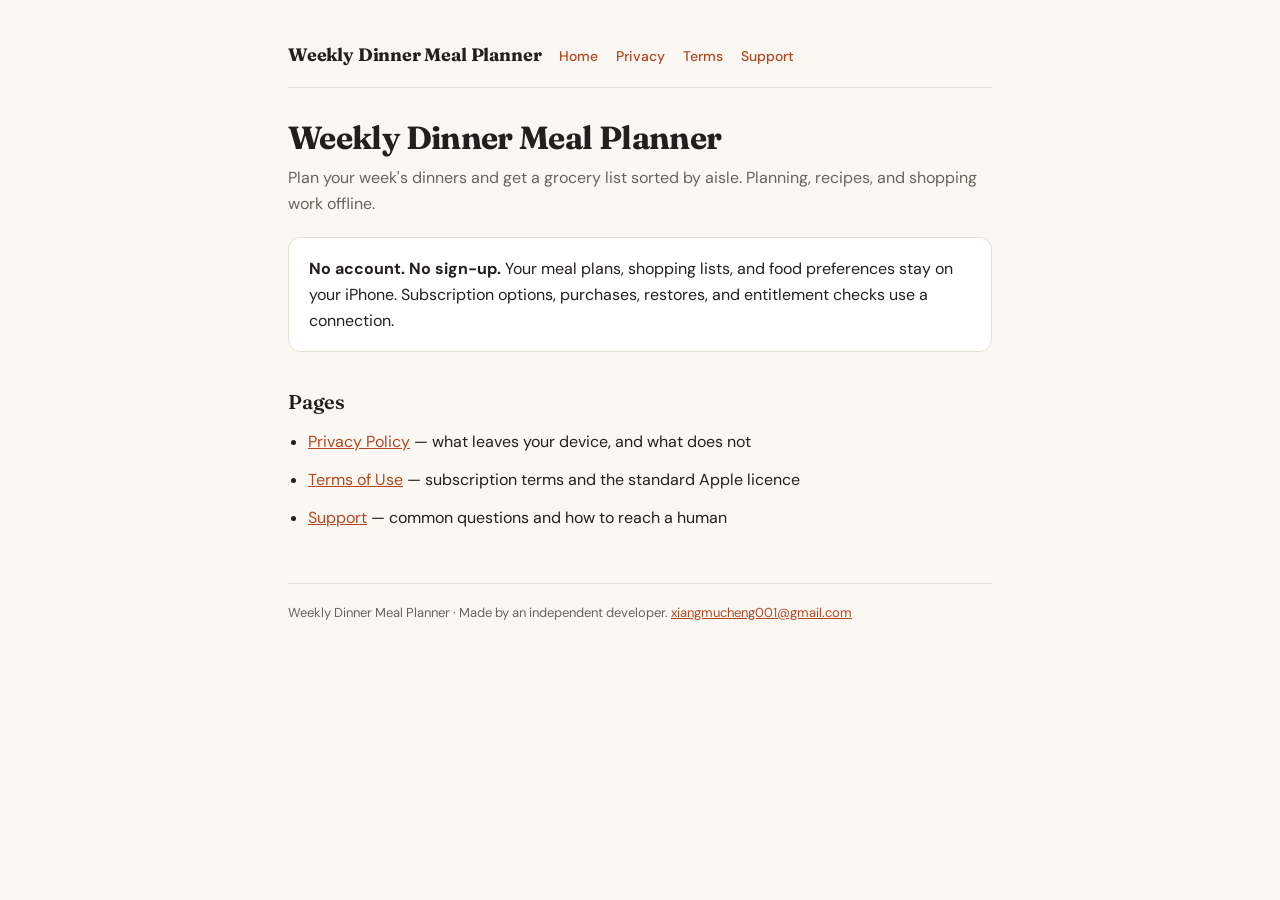
<file: index.html>
<!DOCTYPE html><html lang="en"><head><meta charset="utf-8">
<meta name="viewport" content="width=device-width, initial-scale=1">
<title>Weekly Dinner Meal Planner</title>
<link rel="preconnect" href="https://fonts.googleapis.com"><link rel="preconnect" href="https://fonts.gstatic.com" crossorigin>
<link href="https://fonts.googleapis.com/css2?family=Fraunces:opsz,wght@9..144,600;9..144,700&family=DM+Sans:opsz,wght@9..40,400;9..40,500;9..40,700&display=swap" rel="stylesheet">
<link rel="stylesheet" href="style.css"></head><body><div class="wrap">
<nav><span class="brand">Weekly Dinner Meal Planner</span>
<a href="index.html">Home</a><a href="privacy.html">Privacy</a><a href="terms.html">Terms</a><a href="support.html">Support</a></nav>
<h1>Weekly Dinner Meal Planner</h1>
<p class="lede">Plan your week's dinners and get a grocery list sorted by aisle. Planning, recipes, and shopping work offline.</p>
<div class="card">
<p><strong>No account. No sign-up.</strong> Your meal plans, shopping lists, and food preferences stay on your iPhone. Subscription options, purchases, restores, and entitlement checks use a connection.</p>
</div>
<h2>Pages</h2>
<ul><li><a href="privacy.html">Privacy Policy</a> — what leaves your device, and what does not</li>
<li><a href="terms.html">Terms of Use</a> — subscription terms and the standard Apple licence</li>
<li><a href="support.html">Support</a> — common questions and how to reach a human</li></ul>
<footer>Weekly Dinner Meal Planner · Made by an independent developer.
<a href="mailto:xiangmucheng001@gmail.com">xiangmucheng001@gmail.com</a></footer>
</div></body></html>
</file>
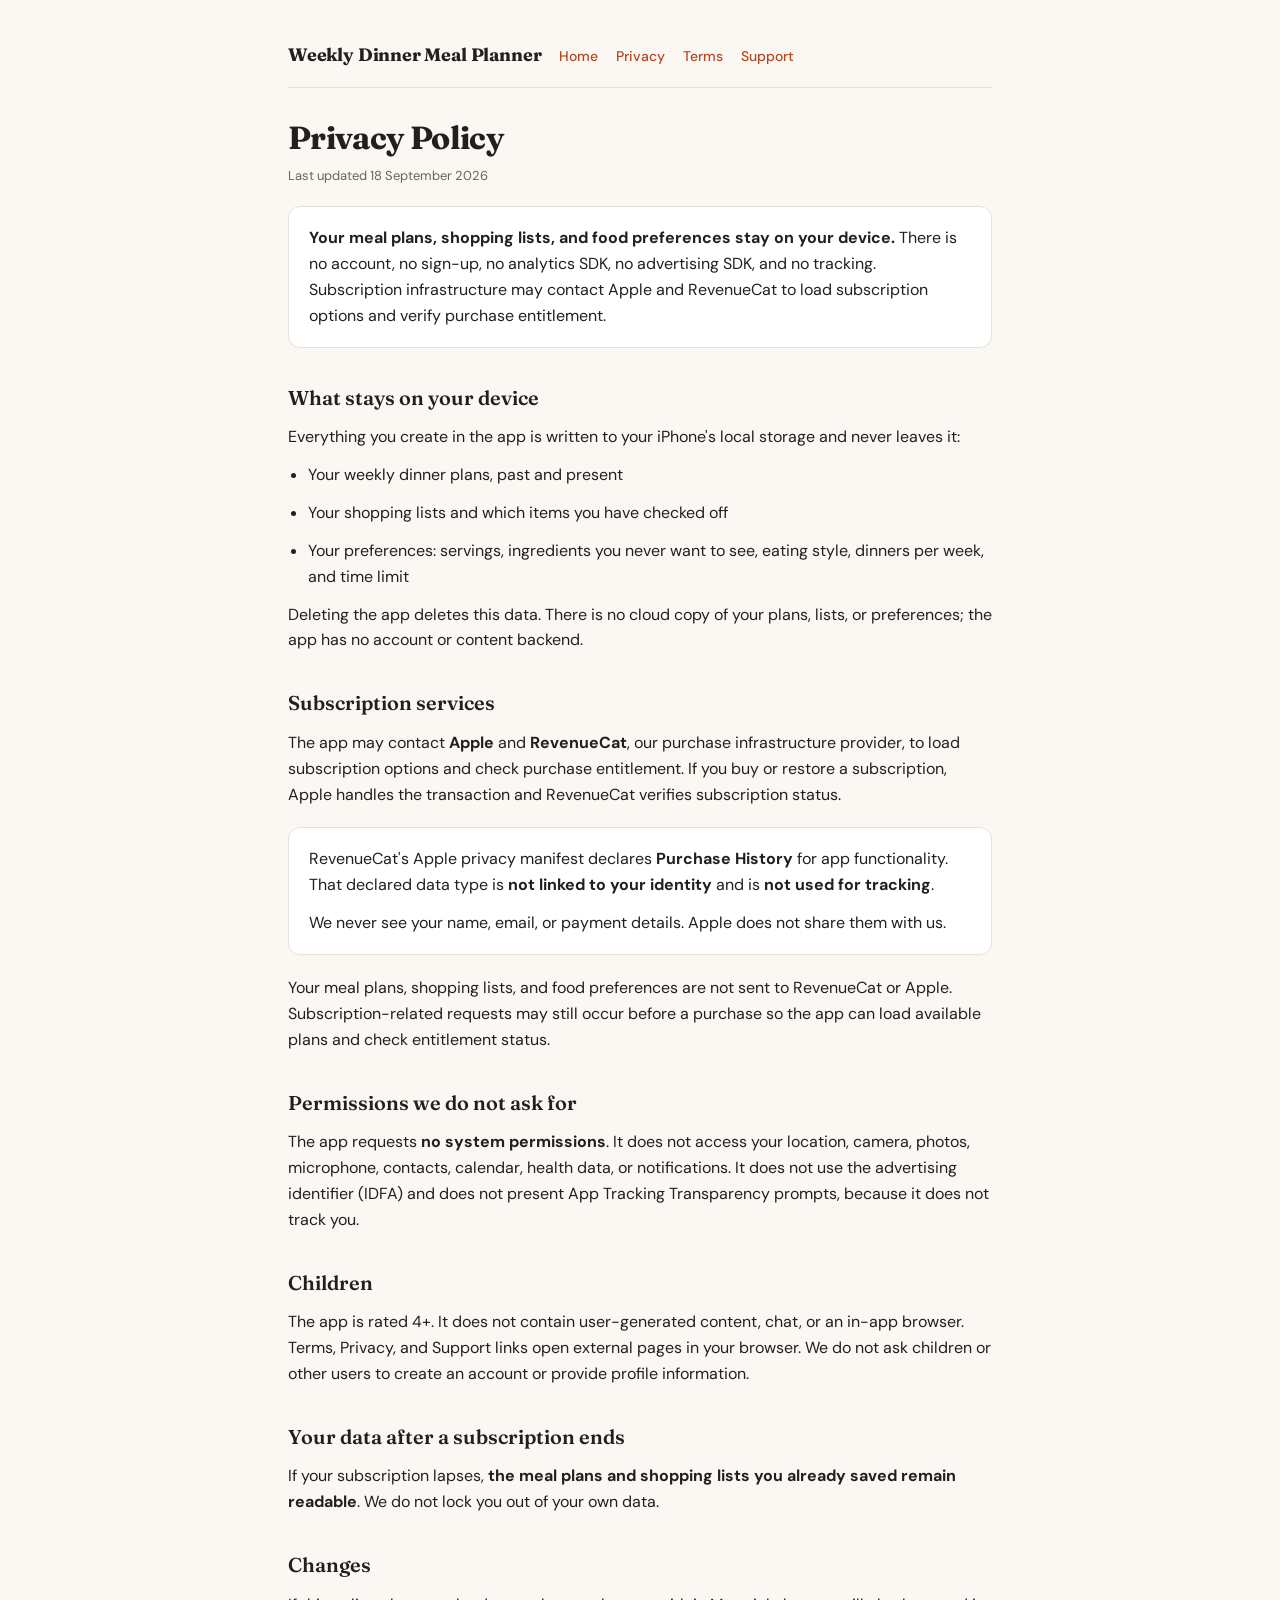
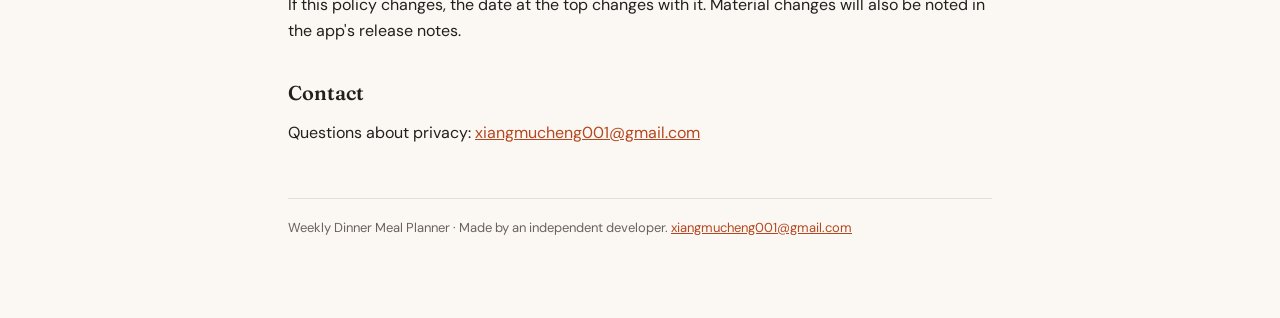
<file: privacy.html>
<!DOCTYPE html><html lang="en"><head><meta charset="utf-8">
<meta name="viewport" content="width=device-width, initial-scale=1">
<title>Privacy Policy · Weekly Dinner Meal Planner</title>
<link rel="preconnect" href="https://fonts.googleapis.com"><link rel="preconnect" href="https://fonts.gstatic.com" crossorigin>
<link href="https://fonts.googleapis.com/css2?family=Fraunces:opsz,wght@9..144,600;9..144,700&family=DM+Sans:opsz,wght@9..40,400;9..40,500;9..40,700&display=swap" rel="stylesheet">
<link rel="stylesheet" href="style.css"></head><body><div class="wrap">
<nav><span class="brand">Weekly Dinner Meal Planner</span>
<a href="index.html">Home</a><a href="privacy.html">Privacy</a><a href="terms.html">Terms</a><a href="support.html">Support</a></nav>
<h1>Privacy Policy</h1>
<p class="updated">Last updated 18 September 2026</p>

<div class="card">
<p><strong>Your meal plans, shopping lists, and food preferences stay on your device.</strong>
There is no account, no sign-up, no analytics SDK, no advertising SDK, and no tracking. Subscription infrastructure may contact Apple and RevenueCat to load subscription options and verify purchase entitlement.</p>
</div>

<h2>What stays on your device</h2>
<p>Everything you create in the app is written to your iPhone's local storage and never leaves it:</p>
<ul>
<li>Your weekly dinner plans, past and present</li>
<li>Your shopping lists and which items you have checked off</li>
<li>Your preferences: servings, ingredients you never want to see, eating style, dinners per week, and time limit</li>
</ul>
<p>Deleting the app deletes this data. There is no cloud copy of your plans, lists, or preferences; the app has no account or content backend.</p>

<h2>Subscription services</h2>
<p>The app may contact <strong>Apple</strong> and <strong>RevenueCat</strong>, our purchase infrastructure provider, to load subscription options and check purchase entitlement. If you buy or restore a subscription, Apple handles the transaction and RevenueCat verifies subscription status.</p>
<div class="card">
<p>RevenueCat's Apple privacy manifest declares <strong>Purchase History</strong> for app functionality. That declared data type is <strong>not linked to your identity</strong> and is <strong>not used for tracking</strong>.</p>
<p>We never see your name, email, or payment details. Apple does not share them with us.</p>
</div>
<p>Your meal plans, shopping lists, and food preferences are not sent to RevenueCat or Apple. Subscription-related requests may still occur before a purchase so the app can load available plans and check entitlement status.</p>

<h2>Permissions we do not ask for</h2>
<p>The app requests <strong>no system permissions</strong>. It does not access your location, camera, photos,
microphone, contacts, calendar, health data, or notifications. It does not use the advertising identifier (IDFA)
and does not present App Tracking Transparency prompts, because it does not track you.</p>

<h2>Children</h2>
<p>The app is rated 4+. It does not contain user-generated content, chat, or an in-app browser. Terms, Privacy, and Support links open external pages in your browser. We do not ask children or other users to create an account or provide profile information.</p>

<h2>Your data after a subscription ends</h2>
<p>If your subscription lapses, <strong>the meal plans and shopping lists you already saved remain readable</strong>.
We do not lock you out of your own data.</p>

<h2>Changes</h2>
<p>If this policy changes, the date at the top changes with it. Material changes will also be noted in the
app's release notes.</p>

<h2>Contact</h2>
<p>Questions about privacy: <a href="mailto:xiangmucheng001@gmail.com">xiangmucheng001@gmail.com</a></p>
<footer>Weekly Dinner Meal Planner · Made by an independent developer.
<a href="mailto:xiangmucheng001@gmail.com">xiangmucheng001@gmail.com</a></footer>
</div></body></html>
</file>
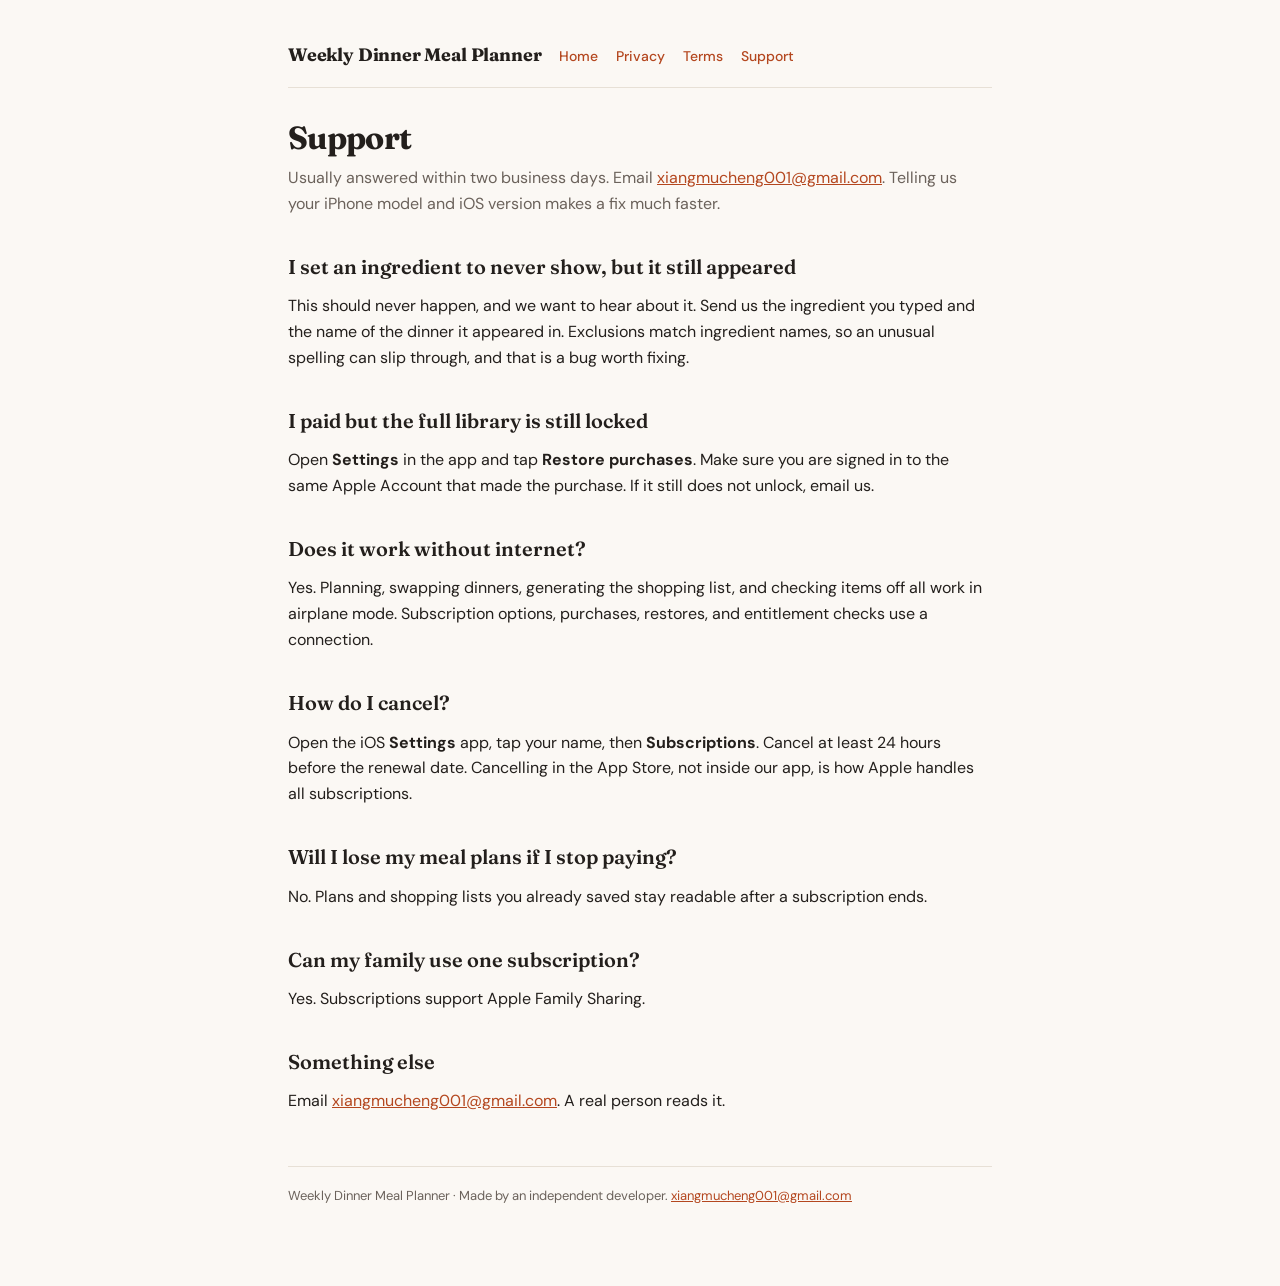
<file: support.html>
<!DOCTYPE html><html lang="en"><head><meta charset="utf-8">
<meta name="viewport" content="width=device-width, initial-scale=1">
<title>Support · Weekly Dinner Meal Planner</title>
<link rel="preconnect" href="https://fonts.googleapis.com"><link rel="preconnect" href="https://fonts.gstatic.com" crossorigin>
<link href="https://fonts.googleapis.com/css2?family=Fraunces:opsz,wght@9..144,600;9..144,700&family=DM+Sans:opsz,wght@9..40,400;9..40,500;9..40,700&display=swap" rel="stylesheet">
<link rel="stylesheet" href="style.css"></head><body><div class="wrap">
<nav><span class="brand">Weekly Dinner Meal Planner</span>
<a href="index.html">Home</a><a href="privacy.html">Privacy</a><a href="terms.html">Terms</a><a href="support.html">Support</a></nav>
<h1>Support</h1>
<p class="lede">Usually answered within two business days.
Email <a href="mailto:xiangmucheng001@gmail.com">xiangmucheng001@gmail.com</a>.
Telling us your iPhone model and iOS version makes a fix much faster.</p>

<h2>I set an ingredient to never show, but it still appeared</h2>
<p>This should never happen, and we want to hear about it. Send us the ingredient you typed and the name of the
dinner it appeared in. Exclusions match ingredient names, so an unusual spelling can slip through, and that is
a bug worth fixing.</p>

<h2>I paid but the full library is still locked</h2>
<p>Open <strong>Settings</strong> in the app and tap <strong>Restore purchases</strong>. Make sure you are signed
in to the same Apple Account that made the purchase. If it still does not unlock, email us.</p>

<h2>Does it work without internet?</h2>
<p>Yes. Planning, swapping dinners, generating the shopping list, and checking items off all work in airplane
mode. Subscription options, purchases, restores, and entitlement checks use a connection.</p>

<h2>How do I cancel?</h2>
<p>Open the iOS <strong>Settings</strong> app, tap your name, then <strong>Subscriptions</strong>. Cancel at least
24 hours before the renewal date. Cancelling in the App Store, not inside our app, is how Apple handles all
subscriptions.</p>

<h2>Will I lose my meal plans if I stop paying?</h2>
<p>No. Plans and shopping lists you already saved stay readable after a subscription ends.</p>

<h2>Can my family use one subscription?</h2>
<p>Yes. Subscriptions support Apple Family Sharing.</p>

<h2>Something else</h2>
<p>Email <a href="mailto:xiangmucheng001@gmail.com">xiangmucheng001@gmail.com</a>. A real person reads it.</p>
<footer>Weekly Dinner Meal Planner · Made by an independent developer.
<a href="mailto:xiangmucheng001@gmail.com">xiangmucheng001@gmail.com</a></footer>
</div></body></html>
</file>
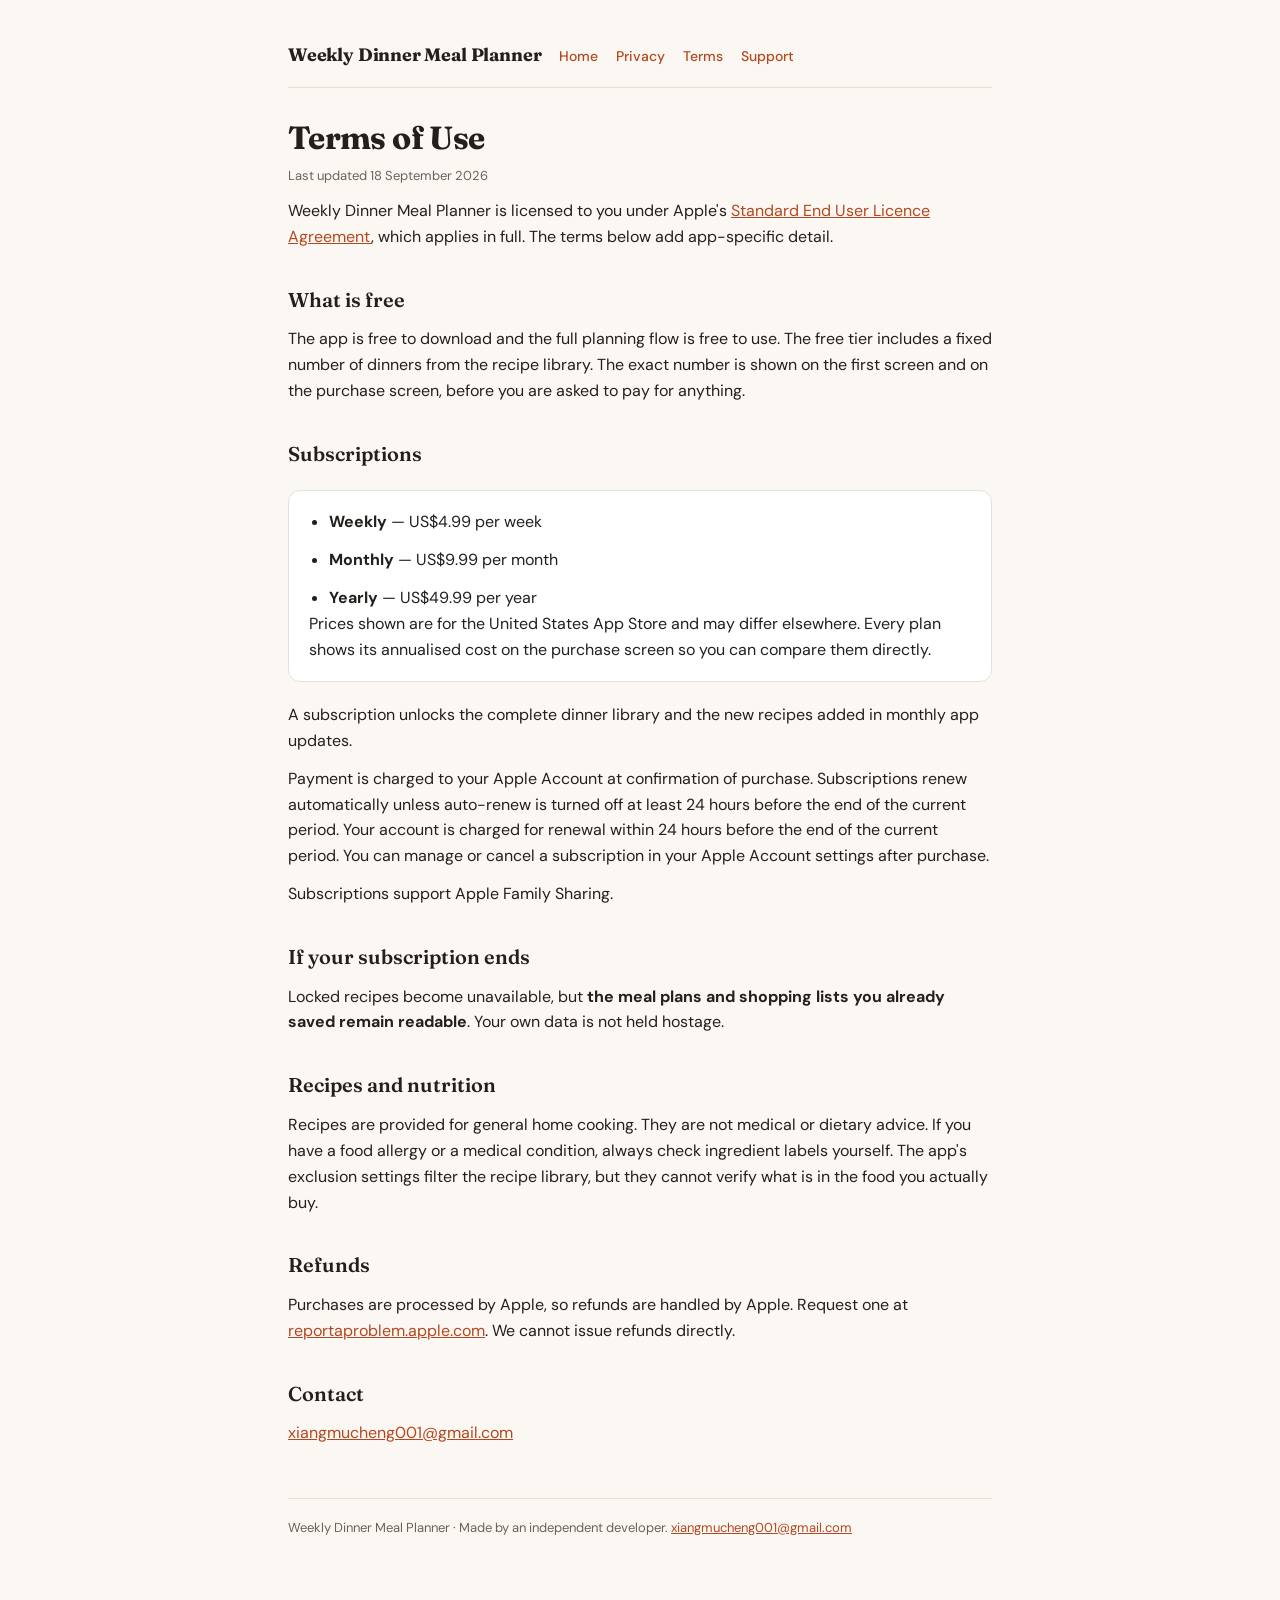
<file: terms.html>
<!DOCTYPE html><html lang="en"><head><meta charset="utf-8">
<meta name="viewport" content="width=device-width, initial-scale=1">
<title>Terms of Use · Weekly Dinner Meal Planner</title>
<link rel="preconnect" href="https://fonts.googleapis.com"><link rel="preconnect" href="https://fonts.gstatic.com" crossorigin>
<link href="https://fonts.googleapis.com/css2?family=Fraunces:opsz,wght@9..144,600;9..144,700&family=DM+Sans:opsz,wght@9..40,400;9..40,500;9..40,700&display=swap" rel="stylesheet">
<link rel="stylesheet" href="style.css"></head><body><div class="wrap">
<nav><span class="brand">Weekly Dinner Meal Planner</span>
<a href="index.html">Home</a><a href="privacy.html">Privacy</a><a href="terms.html">Terms</a><a href="support.html">Support</a></nav>
<h1>Terms of Use</h1>
<p class="updated">Last updated 18 September 2026</p>

<p>Weekly Dinner Meal Planner is licensed to you under Apple's
<a href="https://www.apple.com/legal/internet-services/itunes/dev/stdeula/">Standard End User Licence Agreement</a>,
which applies in full. The terms below add app-specific detail.</p>

<h2>What is free</h2>
<p>The app is free to download and the full planning flow is free to use. The free tier includes a fixed number
of dinners from the recipe library. The exact number is shown on the first screen and on the purchase screen,
before you are asked to pay for anything.</p>

<h2>Subscriptions</h2>
<div class="card">
<ul>
<li><strong>Weekly</strong> — US$4.99 per week</li>
<li><strong>Monthly</strong> — US$9.99 per month</li>
<li><strong>Yearly</strong> — US$49.99 per year</li>
</ul>
<p>Prices shown are for the United States App Store and may differ elsewhere. Every plan shows its
annualised cost on the purchase screen so you can compare them directly.</p>
</div>
<p>A subscription unlocks the complete dinner library and the new recipes added in monthly app updates.</p>
<p>Payment is charged to your Apple Account at confirmation of purchase. Subscriptions renew automatically
unless auto-renew is turned off at least 24 hours before the end of the current period. Your account is charged
for renewal within 24 hours before the end of the current period. You can manage or cancel a subscription in
your Apple Account settings after purchase.</p>
<p>Subscriptions support Apple Family Sharing.</p>

<h2>If your subscription ends</h2>
<p>Locked recipes become unavailable, but <strong>the meal plans and shopping lists you already saved remain
readable</strong>. Your own data is not held hostage.</p>

<h2>Recipes and nutrition</h2>
<p>Recipes are provided for general home cooking. They are not medical or dietary advice. If you have a food
allergy or a medical condition, always check ingredient labels yourself. The app's exclusion settings filter the
recipe library, but they cannot verify what is in the food you actually buy.</p>

<h2>Refunds</h2>
<p>Purchases are processed by Apple, so refunds are handled by Apple. Request one at
<a href="https://reportaproblem.apple.com">reportaproblem.apple.com</a>. We cannot issue refunds directly.</p>

<h2>Contact</h2>
<p><a href="mailto:xiangmucheng001@gmail.com">xiangmucheng001@gmail.com</a></p>
<footer>Weekly Dinner Meal Planner · Made by an independent developer.
<a href="mailto:xiangmucheng001@gmail.com">xiangmucheng001@gmail.com</a></footer>
</div></body></html>
</file>
<file: style.css>
:root{--bg:#FBF8F4;--surface:#FFFFFF;--ink:#231F1C;--muted:#6B625B;--accent:#B4471F;--accent2:#1F4D3D;--line:#E7E0D6}
@media (prefers-color-scheme:dark){:root{--bg:#17150F;--surface:#211E17;--ink:#F2EDE4;--muted:#A29A8D;--accent:#E8825A;--accent2:#6FBF9B;--line:#332E25}}
*{box-sizing:border-box;margin:0;padding:0}
body{background:var(--bg);color:var(--ink);font-family:'DM Sans',-apple-system,system-ui,sans-serif;
 line-height:1.62;padding:40px 20px 80px;-webkit-font-smoothing:antialiased}
.wrap{max-width:44rem;margin:0 auto}
nav{display:flex;gap:18px;align-items:baseline;flex-wrap:wrap;padding-bottom:18px;border-bottom:1px solid var(--line);margin-bottom:32px}
nav .brand{font-family:'Fraunces',Georgia,serif;font-weight:700;font-size:18px;letter-spacing:-.01em}
nav a{color:var(--accent);text-decoration:none;font-size:14px;font-weight:500}
nav a:hover{text-decoration:underline}
h1{font-family:'Fraunces',Georgia,serif;font-size:32px;font-weight:700;letter-spacing:-.02em;line-height:1.15;margin-bottom:8px}
h2{font-family:'Fraunces',Georgia,serif;font-size:20px;font-weight:600;margin:34px 0 10px}
p,li{font-size:16px;color:var(--ink);margin-bottom:12px}
ul{padding-left:20px}
.lede{color:var(--muted);font-size:16px;margin-bottom:6px}
.updated{color:var(--muted);font-size:13px;margin-top:2px}
.card{background:var(--surface);border:1px solid var(--line);border-radius:12px;padding:18px 20px;margin:20px 0}
.card p:last-child,.card li:last-child{margin-bottom:0}
strong{font-weight:700}
a{color:var(--accent)}
code{font-family:ui-monospace,Menlo,monospace;font-size:14px;background:var(--surface);border:1px solid var(--line);border-radius:5px;padding:1px 6px}
footer{margin-top:52px;padding-top:18px;border-top:1px solid var(--line);color:var(--muted);font-size:13px}
</file>
